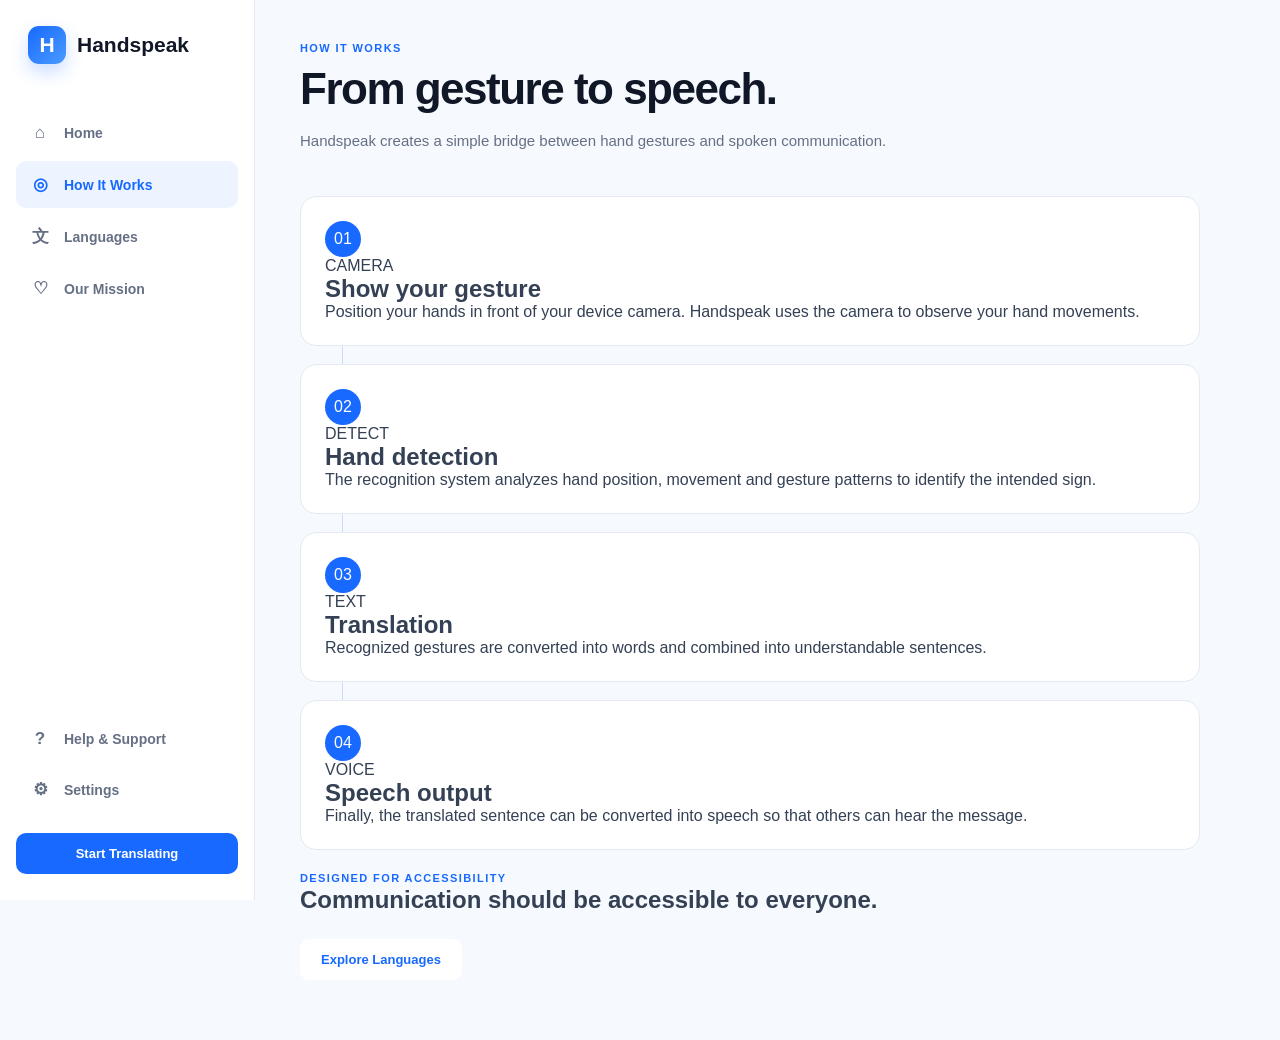
<file: how-it-works.html>
<!DOCTYPE html>
<html lang="en">
<head>
    <meta charset="UTF-8">
    <meta name="viewport" content="width=device-width, initial-scale=1.0">
    <title>Handspeak | How It Works</title>
    <link rel="stylesheet" href="style.css">
</head>

<body>

<div class="app">

    <aside class="sidebar">

        <div class="brand">
            <div class="brand-mark">H</div>
            <span>Handspeak</span>
        </div>

        <nav class="navigation">

            <a href="index.html" class="nav-item">
                <span class="nav-icon">⌂</span>
                <span>Home</span>
            </a>

            <a href="how-it-works.html" class="nav-item active">
                <span class="nav-icon">◎</span>
                <span>How It Works</span>
            </a>

            <a href="languages.html" class="nav-item">
                <span class="nav-icon">文</span>
                <span>Languages</span>
            </a>

            <a href="mission.html" class="nav-item">
                <span class="nav-icon">♡</span>
                <span>Our Mission</span>
            </a>

        </nav>

        <div class="sidebar-bottom">

            <a href="#" class="nav-item">
                <span class="nav-icon">?</span>
                <span>Help & Support</span>
            </a>

            <a href="#" class="nav-item">
                <span class="nav-icon">⚙</span>
                <span>Settings</span>
            </a>

            <button class="sidebar-translate">
                Start Translating
            </button>

        </div>

    </aside>


    <main class="main">

        <header class="page-header">

            <span class="eyebrow">HOW IT WORKS</span>

            <h1>
                From gesture to speech.
            </h1>

            <p>
                Handspeak creates a simple bridge between hand
                gestures and spoken communication.
            </p>

        </header>


        <section class="process">

            <div class="process-line"></div>


            <div class="process-card">

                <div class="process-number">01</div>

                <div class="process-content">

                    <div class="process-visual">
                        CAMERA
                    </div>

                    <div>
                        <h2>Show your gesture</h2>

                        <p>
                            Position your hands in front of your device
                            camera. Handspeak uses the camera to observe
                            your hand movements.
                        </p>
                    </div>

                </div>

            </div>


            <div class="process-card">

                <div class="process-number">02</div>

                <div class="process-content">

                    <div class="process-visual">
                        DETECT
                    </div>

                    <div>
                        <h2>Hand detection</h2>

                        <p>
                            The recognition system analyzes hand position,
                            movement and gesture patterns to identify
                            the intended sign.
                        </p>
                    </div>

                </div>

            </div>


            <div class="process-card">

                <div class="process-number">03</div>

                <div class="process-content">

                    <div class="process-visual">
                        TEXT
                    </div>

                    <div>
                        <h2>Translation</h2>

                        <p>
                            Recognized gestures are converted into words
                            and combined into understandable sentences.
                        </p>
                    </div>

                </div>

            </div>


            <div class="process-card">

                <div class="process-number">04</div>

                <div class="process-content">

                    <div class="process-visual">
                        VOICE
                    </div>

                    <div>
                        <h2>Speech output</h2>

                        <p>
                            Finally, the translated sentence can be
                            converted into speech so that others can
                            hear the message.
                        </p>
                    </div>

                </div>

            </div>

        </section>


        <section class="info-banner">

            <div>
                <span class="eyebrow">DESIGNED FOR ACCESSIBILITY</span>

                <h2>
                    Communication should be accessible to everyone.
                </h2>
            </div>

            <a href="languages.html" class="primary-button">
                Explore Languages
            </a>

        </section>

    </main>

</div>

</body>
</html>
</file>
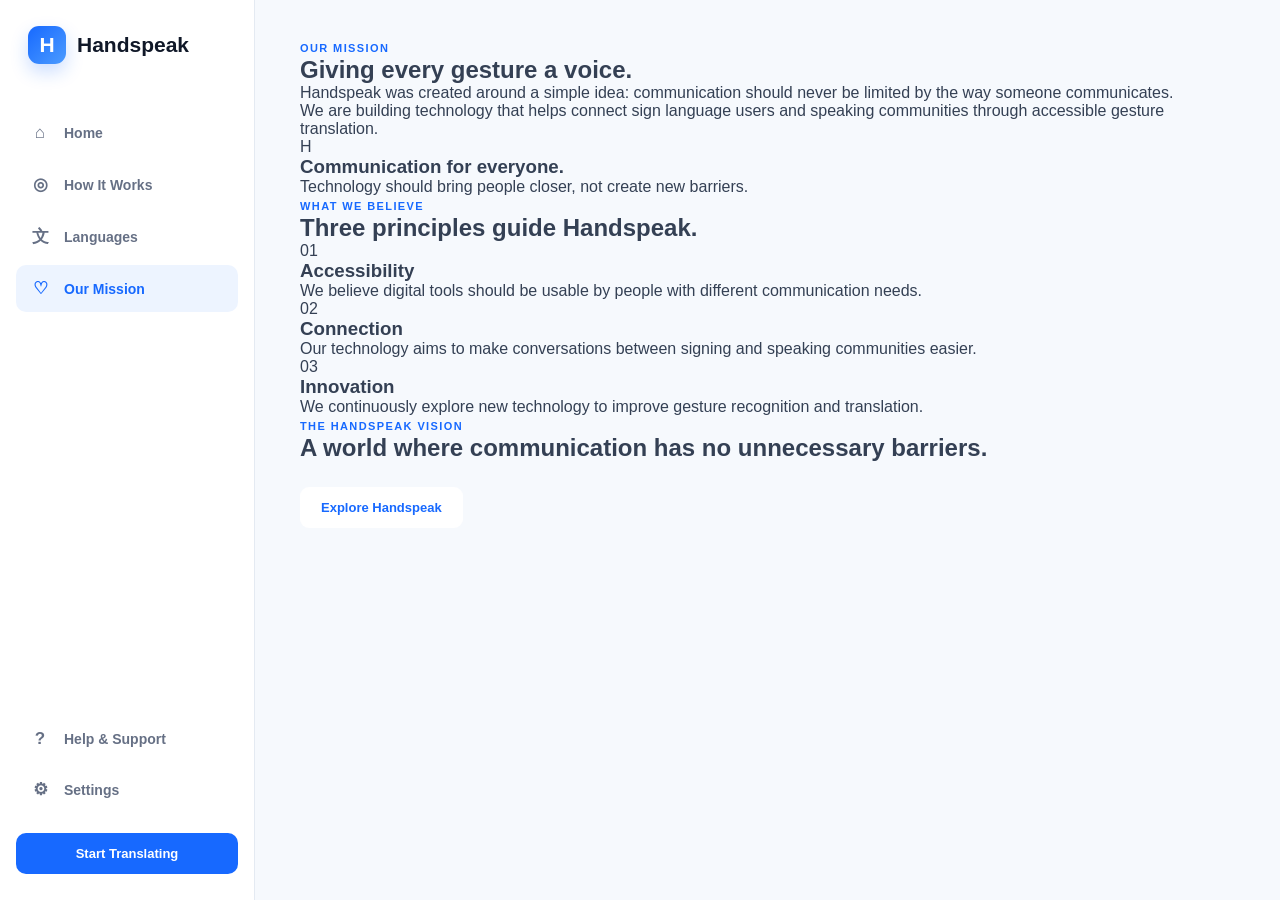
<file: mission.html>
<!DOCTYPE html>
<html lang="en">
<head>
    <meta charset="UTF-8">
    <meta name="viewport" content="width=device-width, initial-scale=1.0">
    <title>Handspeak | Our Mission</title>
    <link rel="stylesheet" href="style.css">
</head>

<body>

<div class="app">

    <aside class="sidebar">

        <div class="brand">
            <div class="brand-mark">H</div>
            <span>Handspeak</span>
        </div>

        <nav class="navigation">

            <a href="index.html" class="nav-item">
                <span class="nav-icon">⌂</span>
                <span>Home</span>
            </a>

            <a href="how-it-works.html" class="nav-item">
                <span class="nav-icon">◎</span>
                <span>How It Works</span>
            </a>

            <a href="languages.html" class="nav-item">
                <span class="nav-icon">文</span>
                <span>Languages</span>
            </a>

            <a href="mission.html" class="nav-item active">
                <span class="nav-icon">♡</span>
                <span>Our Mission</span>
            </a>

        </nav>

        <div class="sidebar-bottom">

            <a href="#" class="nav-item">
                <span class="nav-icon">?</span>
                <span>Help & Support</span>
            </a>

            <a href="#" class="nav-item">
                <span class="nav-icon">⚙</span>
                <span>Settings</span>
            </a>

            <button class="sidebar-translate">
                Start Translating
            </button>

        </div>

    </aside>


    <main class="main">

        <section class="mission-hero">

            <div class="mission-text">

                <span class="eyebrow">OUR MISSION</span>

                <h1>
                    Giving every gesture
                    a voice.
                </h1>

                <p>
                    Handspeak was created around a simple idea:
                    communication should never be limited by the
                    way someone communicates.
                </p>

                <p>
                    We are building technology that helps connect
                    sign language users and speaking communities
                    through accessible gesture translation.
                </p>

            </div>


            <div class="mission-box">

                <div class="mission-mark">
                    H
                </div>

                <h3>
                    Communication for everyone.
                </h3>

                <p>
                    Technology should bring people closer,
                    not create new barriers.
                </p>

            </div>

        </section>


        <section class="mission-values">

            <div class="section-heading">

                <span class="eyebrow">
                    WHAT WE BELIEVE
                </span>

                <h2>
                    Three principles guide Handspeak.
                </h2>

            </div>


            <div class="values-grid">

                <div class="value-card">

                    <span class="value-number">01</span>

                    <h3>Accessibility</h3>

                    <p>
                        We believe digital tools should be usable
                        by people with different communication needs.
                    </p>

                </div>


                <div class="value-card">

                    <span class="value-number">02</span>

                    <h3>Connection</h3>

                    <p>
                        Our technology aims to make conversations
                        between signing and speaking communities easier.
                    </p>

                </div>


                <div class="value-card">

                    <span class="value-number">03</span>

                    <h3>Innovation</h3>

                    <p>
                        We continuously explore new technology to
                        improve gesture recognition and translation.
                    </p>

                </div>

            </div>

        </section>


        <section class="mission-statement">

            <span class="eyebrow">
                THE HANDSPEAK VISION
            </span>

            <h2>
                A world where communication
                has no unnecessary barriers.
            </h2>

            <a href="index.html" class="primary-button">
                Explore Handspeak
            </a>

        </section>

    </main>

</div>

</body>
</html>
</file>
<file: style.css>
* {
    margin: 0;
    padding: 0;
    box-sizing: border-box;
}

:root {
    --blue: #1769ff;
    --blue-dark: #0d47b5;
    --blue-light: #edf4ff;
    --blue-pale: #f7faff;

    --dark: #101828;
    --text: #344054;
    --muted: #667085;

    --border: #e4eaf2;
    --white: #ffffff;

    --green: #12b76a;
}

html {
    scroll-behavior: smooth;
}

body {
    font-family:
        Inter,
        -apple-system,
        BlinkMacSystemFont,
        "Segoe UI",
        sans-serif;

    background: #f6f9fd;
    color: var(--text);
}

a {
    text-decoration: none;
    color: inherit;
}


/* =====================================
   APPLICATION
===================================== */

.app {
    min-height: 100vh;
    display: flex;
}


/* =====================================
   SIDEBAR
===================================== */

.sidebar {
    width: 255px;
    min-height: 100vh;

    background: var(--white);

    border-right: 1px solid var(--border);

    position: fixed;
    left: 0;
    top: 0;

    display: flex;
    flex-direction: column;

    padding: 26px 16px;

    z-index: 100;
}


/* BRAND */

.brand {
    display: flex;
    align-items: center;
    gap: 11px;

    padding: 0 12px;

    margin-bottom: 45px;

    font-size: 21px;
    font-weight: 800;

    color: var(--dark);
}

.brand-mark {
    width: 38px;
    height: 38px;

    display: flex;
    align-items: center;
    justify-content: center;

    border-radius: 11px;

    color: white;

    background:
        linear-gradient(
            135deg,
            #1769ff,
            #4b9bff
        );

    font-weight: 800;

    box-shadow:
        0 8px 18px
        rgba(23, 105, 255, .22);
}


/* NAVIGATION */

.navigation {
    display: flex;
    flex-direction: column;
    gap: 5px;
}

.nav-item {
    min-height: 47px;

    display: flex;
    align-items: center;

    gap: 13px;

    padding: 0 13px;

    border-radius: 10px;

    color: #667085;

    font-size: 14px;
    font-weight: 600;

    transition: .2s;
}

.nav-item:hover {
    background: var(--blue-pale);
    color: var(--blue);
}

.nav-item.active {
    color: var(--blue);
    background: var(--blue-light);
}

.nav-icon {
    width: 22px;

    text-align: center;

    font-size: 17px;

    color: currentColor;
}


/* SIDEBAR BOTTOM */

.sidebar-bottom {
    margin-top: auto;

    display: flex;
    flex-direction: column;

    gap: 4px;
}

.sidebar-translate {
    border: none;

    margin-top: 16px;

    width: 100%;

    padding: 13px;

    border-radius: 10px;

    background: var(--blue);

    color: white;

    font-size: 13px;
    font-weight: 700;

    cursor: pointer;

    transition: .2s;
}

.sidebar-translate:hover {
    background: var(--blue-dark);
}


/* =====================================
   MAIN
===================================== */

.main {
    width: calc(100% - 255px);

    margin-left: 255px;

    min-height: 100vh;

    padding: 38px 45px 60px;
}


/* =====================================
   TOPBAR
===================================== */

.topbar {
    display: flex;

    justify-content: space-between;
    align-items: center;

    margin-bottom: 35px;
}

.eyebrow {
    color: var(--blue);

    font-size: 11px;

    font-weight: 800;

    letter-spacing: 1.4px;
}

.topbar h1 {
    margin-top: 7px;

    color: var(--dark);

    font-size: 28px;

    letter-spacing: -.7px;
}

.profile {
    display: flex;
    align-items: center;

    gap: 10px;
}

.profile-avatar {
    width: 42px;
    height: 42px;

    border-radius: 50%;

    background: var(--blue-light);

    color: var(--blue);

    display: flex;
    align-items: center;
    justify-content: center;

    font-weight: 800;
}

.profile strong {
    display: block;

    font-size: 13px;

    color: var(--dark);
}

.profile small {
    color: var(--muted);

    font-size: 11px;
}


/* =====================================
   STAT CARDS
===================================== */

.stats-grid {
    display: grid;

    grid-template-columns:
        repeat(4, 1fr);

    gap: 18px;

    margin-bottom: 22px;
}

.stat-card {
    background: white;

    border: 1px solid var(--border);

    border-radius: 15px;

    padding: 20px;

    box-shadow:
        0 5px 18px
        rgba(16, 24, 40, .025);
}

.stat-top {
    display: flex;

    justify-content: space-between;

    align-items: center;

    color: var(--muted);

    font-size: 12px;

    font-weight: 600;
}

.stat-icon {
    width: 28px;
    height: 28px;

    display: flex;

    justify-content: center;
    align-items: center;

    border-radius: 8px;

    color: var(--blue);

    background: var(--blue-light);

    font-size: 10px;
    font-weight: 800;
}

.stat-card h2 {
    margin-top: 15px;

    font-size: 28px;

    color: var(--dark);
}

.stat-card p {
    margin-top: 6px;

    font-size: 11px;
}

.positive {
    color: var(--green);
}

.neutral {
    color: var(--muted);
}


/* =====================================
   HERO
===================================== */

.dashboard-hero {
    min-height: 340px;

    border-radius: 20px;

    overflow: hidden;

    display: flex;

    align-items: center;

    justify-content: space-between;

    padding: 45px 55px;

    background:
        linear-gradient(
            120deg,
            #0755df,
            #2386ff
        );

    color: white;

    position: relative;

    margin-bottom: 22px;
}

.dashboard-hero::before {
    content: "";

    position: absolute;

    width: 400px;
    height: 400px;

    border-radius: 50%;

    right: -120px;
    top: -180px;

    border: 70px solid rgba(255,255,255,.05);
}

.hero-content {
    max-width: 560px;

    position: relative;

    z-index: 2;
}

.hero-label {
    font-size: 10px;

    font-weight: 800;

    letter-spacing: 1.5px;

    opacity: .8;
}

.hero-content h2 {
    margin-top: 12px;

    font-size: 42px;

    line-height: 1.08;

    letter-spacing: -1.5px;
}

.hero-content p {
    margin-top: 18px;

    max-width: 510px;

    line-height: 1.7;

    color: rgba(255,255,255,.8);

    font-size: 14px;
}

.primary-button {
    display: inline-flex;

    align-items: center;
    justify-content: center;

    margin-top: 25px;

    padding: 13px 21px;

    border-radius: 9px;

    background: white;

    color: var(--blue);

    font-size: 13px;

    font-weight: 800;

    border: none;

    cursor: pointer;
}


/* HERO VISUAL */

.hero-visual {
    width: 300px;

    display: flex;

    justify-content: center;

    position: relative;
}

.scan-circle {
    width: 230px;
    height: 230px;

    border-radius: 50%;

    border: 1px solid rgba(255,255,255,.35);

    display: flex;

    align-items: center;
    justify-content: center;

    position: relative;
}

.scan-circle::before {
    content: "";

    position: absolute;

    width: 165px;
    height: 165px;

    border-radius: 50%;

    border: 1px solid rgba(255,255,255,.25);
}

.hand-placeholder {
    font-size: 17px;

    letter-spacing: 2px;

    font-weight: 800;

    z-index: 2;

    opacity: .9;
}

.scan-line {
    position: absolute;

    width: 90%;

    height: 2px;

    background:
        linear-gradient(
            90deg,
            transparent,
            white,
            transparent
        );

    animation: scan 2.5s infinite;
}

@keyframes scan {
    0% {
        transform: translateY(-80px);
        opacity: 0;
    }

    30% {
        opacity: 1;
    }

    70% {
        opacity: 1;
    }

    100% {
        transform: translateY(80px);
        opacity: 0;
    }
}


/* =====================================
   DASHBOARD LOWER
===================================== */

.dashboard-grid {
    display: grid;

    grid-template-columns: 1.5fr 1fr;

    gap: 20px;
}

.panel {
    background: white;

    border: 1px solid var(--border);

    border-radius: 15px;

    padding: 24px;
}

.panel-header {
    display: flex;

    align-items: flex-start;

    justify-content: space-between;
}

.panel-header h3 {
    color: var(--dark);

    font-size: 15px;
}

.panel-header p {
    margin-top: 5px;

    color: var(--muted);

    font-size: 11px;
}

.panel-badge {
    color: var(--green);

    background: #ecfdf3;

    padding: 5px 8px;

    border-radius: 6px;

    font-size: 10px;

    font-weight: 700;
}


/* CHART */

.chart {
    height: 190px;

    margin-top: 20px;

    position: relative;
}

.chart-bars {
    height: 155px;

    display: flex;

    align-items: flex-end;

    justify-content: space-around;

    border-bottom: 1px solid var(--border);

    background:
        repeating-linear-gradient(
            to bottom,
            transparent 0,
            transparent 38px,
            #edf1f7 39px
        );
}

.chart-bars div {
    width: 30px;

    max-width: 9%;

    border-radius: 5px 5px 0 0;

    background:
        linear-gradient(
            to top,
            var(--blue),
            #6ca8ff
        );

    transition: .3s;
}

.chart-bars div:hover {
    background: var(--blue-dark);
}

.chart-labels {
    display: flex;

    justify-content: space-around;

    margin-top: 9px;

    color: var(--muted);

    font-size: 9px;
}


/* QUICK LIST */

.quick-list {
    margin-top: 16px;
}

.quick-list a {
    display: flex;

    align-items: center;

    gap: 13px;

    padding: 13px 0;

    border-bottom: 1px solid var(--border);
}

.quick-list a:last-child {
    border-bottom: none;
}

.quick-number {
    width: 32px;
    height: 32px;

    display: flex;

    align-items: center;
    justify-content: center;

    border-radius: 8px;

    background: var(--blue-light);

    color: var(--blue);

    font-size: 9px;

    font-weight: 800;
}

.quick-list strong {
    display: block;

    color: var(--dark);

    font-size: 12px;
}

.quick-list p {
    margin-top: 4px;

    color: var(--muted);

    font-size: 10px;
}


/* =====================================
   PAGE HEADERS
===================================== */

.page-header {
    max-width: 750px;

    margin-bottom: 42px;
}

.page-header h1 {
    margin-top: 9px;

    font-size: 44px;

    letter-spacing: -1.5px;

    line-height: 1.1;

    color: var(--dark);
}

.page-header p {
    margin-top: 15px;

    color: var(--muted);

    line-height: 1.7;

    font-size: 15px;
}


/* =====================================
   HOW IT WORKS
===================================== */

.process {
    max-width: 900px;

    position: relative;
}

.process-card {
    position: relative;

    background: white;

    border: 1px solid var(--border);

    border-radius: 16px;

    padding: 24px;

    margin-bottom: 18px;
}

.process-line {
    position: absolute;

    width: 1px;

    height: calc(100% - 50px);

    left: 42px;

    top: 25px;

    background: #cbdcff;
}

.process-number {
    position: relative;

    width: 36px;
    height: 36px;

    display: flex;

    align-items: center;
    justify-content: center;

    border-radius: 50%;

    background: var(--blue);
    color: white;
}
</file>
